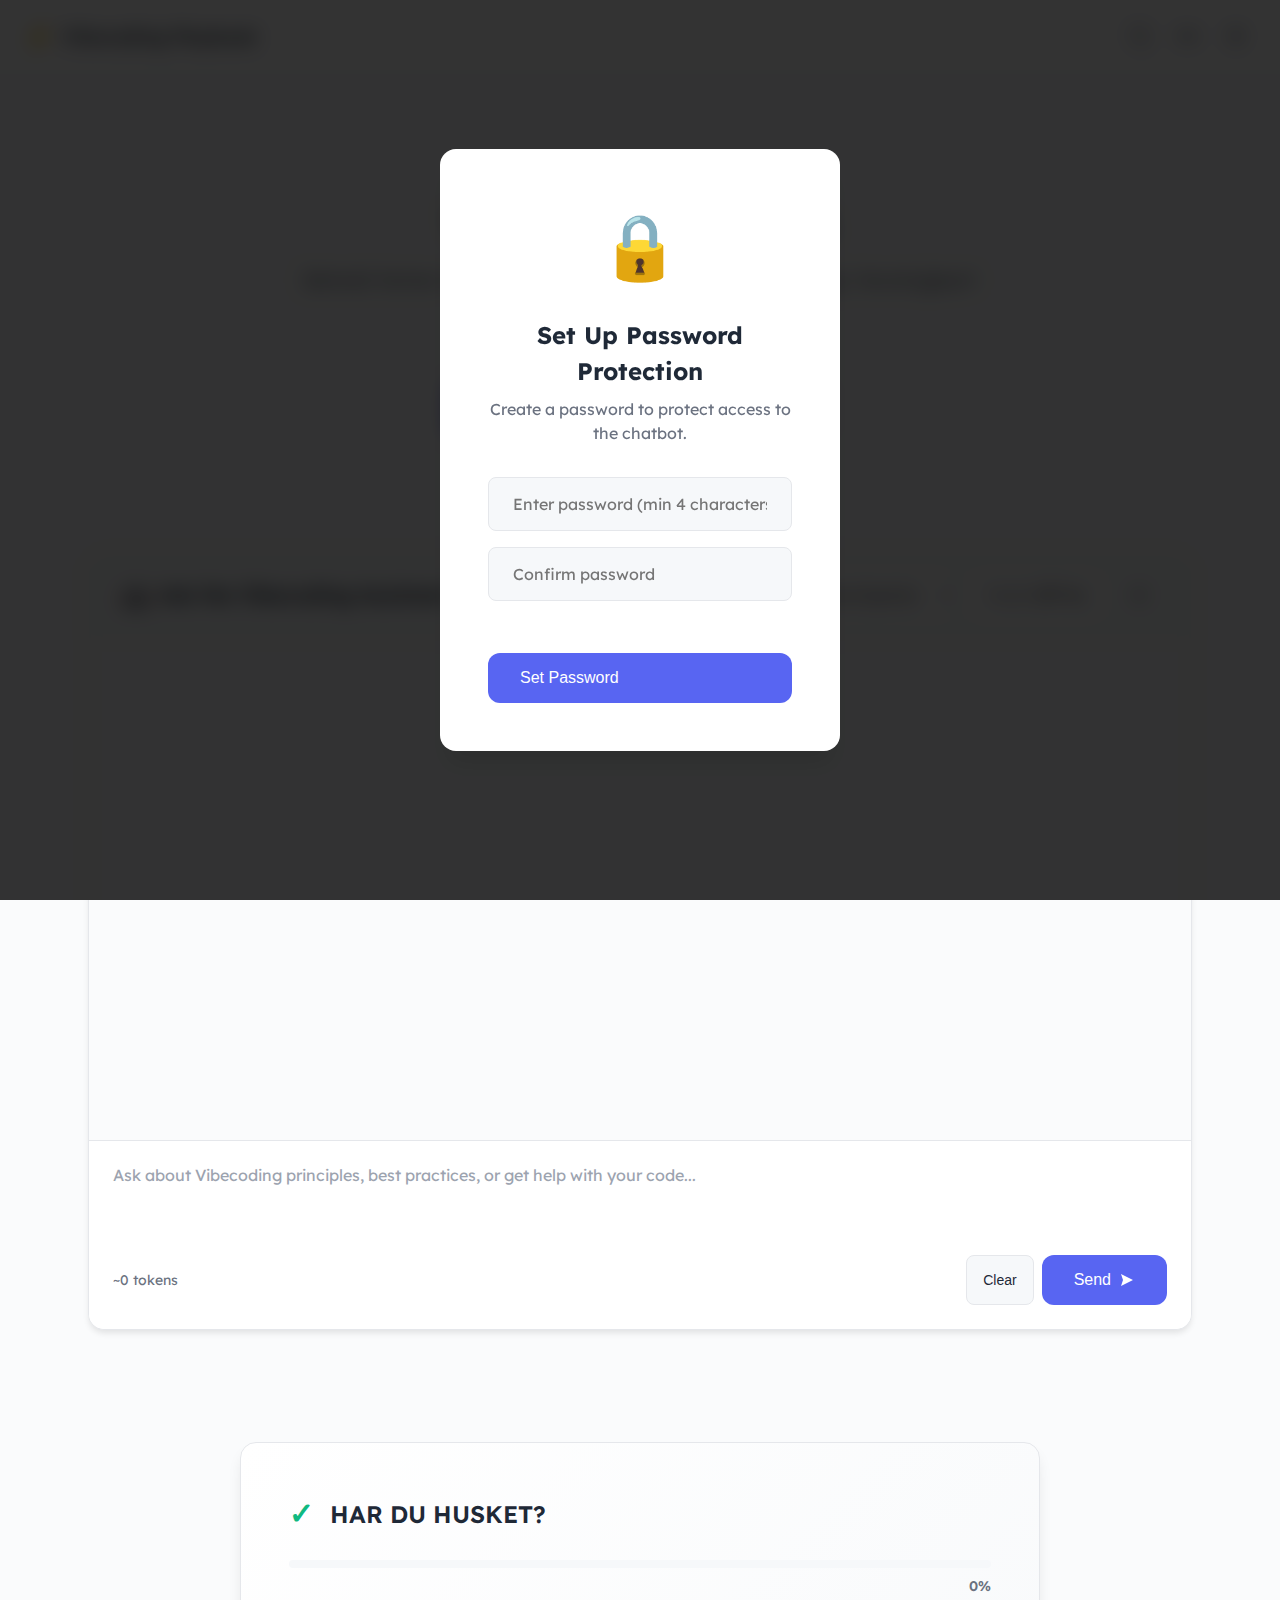
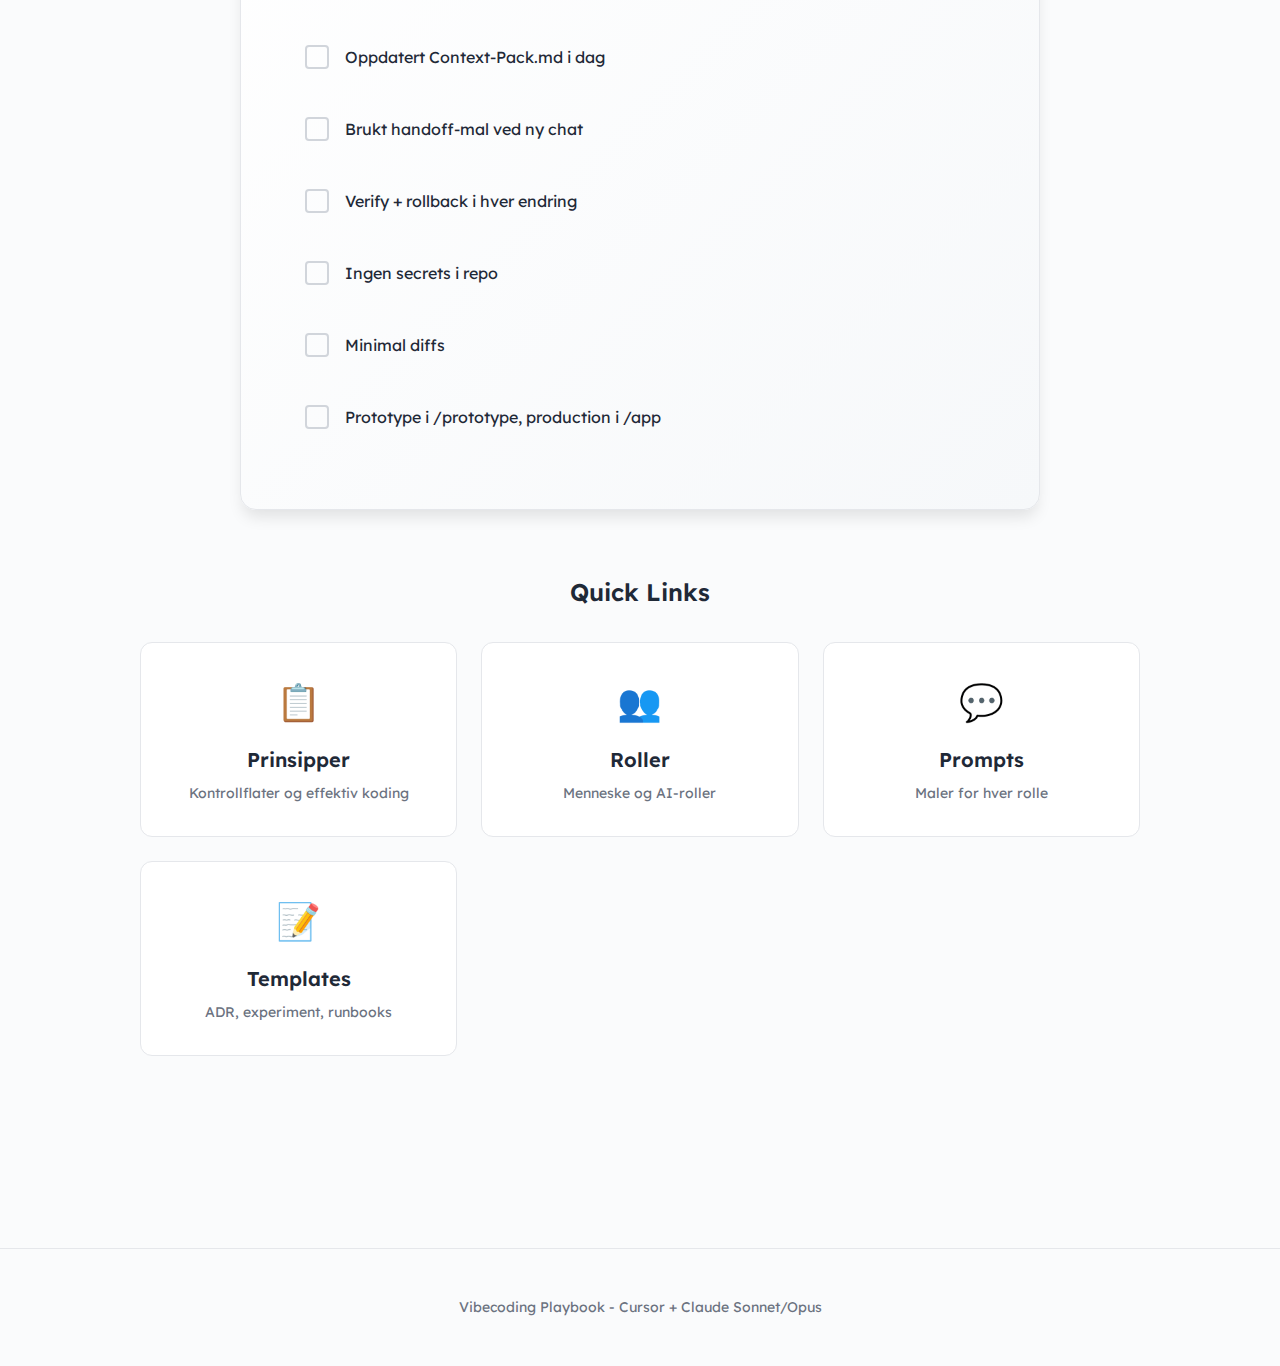
<file: index.html>
<!DOCTYPE html>
<html lang="no">
<head>
    <meta charset="UTF-8">
    <meta name="viewport" content="width=device-width, initial-scale=1.0">
    <title>Vibecoding Playbook</title>
    <link rel="stylesheet" href="css/styles.css">
    <link rel="preconnect" href="https://fonts.googleapis.com">
    <link rel="preconnect" href="https://fonts.gstatic.com" crossorigin>
    <link href="https://fonts.googleapis.com/css2?family=Lexend:wght@300;400;500;600&display=swap" rel="stylesheet">
</head>
<body>
    <header class="header">
        <div class="header-content">
            <div class="logo">
                <span class="logo-icon">⚡</span>
                <span class="logo-text">Vibecoding Playbook</span>
            </div>
            <nav class="header-nav">
                <button class="btn-icon" id="searchBtn" aria-label="Search" title="Search (Cmd/Ctrl+K)">
                    <svg width="20" height="20" viewBox="0 0 20 20" fill="none">
                        <path d="M9 17A8 8 0 1 0 9 1a8 8 0 0 0 0 16zM18 18l-4-4" stroke="currentColor" stroke-width="2" stroke-linecap="round"/>
                    </svg>
                </button>
                <button class="btn-icon" id="langToggle" aria-label="Language">
                    <span class="lang-text">EN</span>
                </button>
                <button class="btn-icon" id="themeToggle" aria-label="Toggle theme">
                    <svg class="theme-icon sun-icon" width="20" height="20" viewBox="0 0 20 20" fill="none">
                        <circle cx="10" cy="10" r="4" stroke="currentColor" stroke-width="2"/>
                        <path d="M10 2v2M10 16v2M18 10h-2M4 10H2M15.66 4.34l-1.41 1.41M5.75 14.25l-1.41 1.41M15.66 15.66l-1.41-1.41M5.75 5.75L4.34 4.34" stroke="currentColor" stroke-width="2" stroke-linecap="round"/>
                    </svg>
                    <svg class="theme-icon moon-icon" width="20" height="20" viewBox="0 0 20 20" fill="none">
                        <path d="M17 10.5A7 7 0 1 1 9.5 3a5.5 5.5 0 0 0 7.5 7.5z" stroke="currentColor" stroke-width="2" stroke-linejoin="round"/>
                    </svg>
                </button>
            </nav>
        </div>
    </header>

    <main class="landing-main">
        <section class="hero">
            <h1 class="hero-title" data-i18n="hero.title">Vibecoding Playbook</h1>
            <p class="hero-subtitle" data-i18n="hero.subtitle">
                Behold farten fra vibecoding, men gjør prosjektet trygt, forutsigbart og ship-ready.
            </p>
            <div class="hero-cta">
                <a href="playbook-full.html" class="btn btn-primary">
                    <span data-i18n="hero.fullPlaybook">Full Playbook</span>
                    <svg width="16" height="16" viewBox="0 0 16 16" fill="none">
                        <path d="M6 3l5 5-5 5" stroke="currentColor" stroke-width="2" stroke-linecap="round" stroke-linejoin="round"/>
                    </svg>
                </a>
                <a href="playbook-quickstart.html" class="btn btn-secondary">
                    <span data-i18n="hero.quickstart">Quickstart</span>
                    <svg width="16" height="16" viewBox="0 0 16 16" fill="none">
                        <path d="M6 3l5 5-5 5" stroke="currentColor" stroke-width="2" stroke-linecap="round" stroke-linejoin="round"/>
                    </svg>
                </a>
            </div>
        </section>

        <!-- AI Assistant Chat Section -->
        <section class="chat-section" id="chatContainer">
            <div class="chat-card">
                <div class="chat-header">
                    <h2 class="chat-title">
                        <span class="chat-icon">🤖</span>
                        <span>Ask the Vibecoding Assistant</span>
                    </h2>
                    <div class="chat-controls">
                        <select id="presetSelect" class="chat-select" title="Select prompt preset">
                            <option value="general">General Question</option>
                            <option value="new-feature">New Feature</option>
                            <option value="bug-fix">Bug Fix</option>
                            <option value="refactor">Refactor</option>
                            <option value="explain">Explain Code</option>
                        </select>
                        <div class="chat-model-display">
                            <span class="chat-model-label">Model:</span>
                            <span id="currentModel">GPT-4o</span>
                        </div>
                        <button class="btn-icon" id="chatSettings" title="Settings">
                            <svg width="20" height="20" viewBox="0 0 20 20" fill="none">
                                <circle cx="10" cy="10" r="3" stroke="currentColor" stroke-width="2"/>
                                <path d="M10 1v2m0 14v2M19 10h-2M3 10H1m15.66-5.66l-1.41 1.41M5.75 14.25l-1.41 1.41m11.32 0l-1.41-1.41M5.75 5.75L4.34 4.34" stroke="currentColor" stroke-width="2"/>
                            </svg>
                        </button>
                    </div>
                </div>
                
                <div class="chat-messages" id="chatMessages">
                    <!-- Messages will be rendered here -->
                </div>
                
                <div class="chat-input-wrapper">
                    <textarea 
                        id="messageInput" 
                        class="chat-input" 
                        placeholder="Ask about Vibecoding principles, best practices, or get help with your code..."
                        rows="3"
                    ></textarea>
                    <div class="chat-input-footer">
                        <div class="chat-info">
                            <span id="tokenCount">~0 tokens</span>
                            <span id="usageStats"></span>
                        </div>
                        <div class="chat-actions">
                            <button id="clearChat" class="btn btn-secondary-small" title="Clear chat history">Clear</button>
                            <button id="sendMessage" class="btn btn-primary">
                                <span>Send</span>
                                <svg width="16" height="16" viewBox="0 0 16 16" fill="none">
                                    <path d="M2 2l12 6-12 6 2-6-2-6z" fill="currentColor"/>
                                </svg>
                            </button>
                        </div>
                    </div>
                </div>
            </div>
        </section>

        <section class="remembered-section">
            <div class="remembered-card">
                <div class="remembered-header">
                    <h2 class="remembered-title">
                        <span class="remembered-icon">✓</span>
                        <span data-i18n="remembered.title">HAR DU HUSKET?</span>
                    </h2>
                    <div class="progress-bar">
                        <div class="progress-fill" id="progressFill"></div>
                    </div>
                    <p class="progress-text" id="progressText">0%</p>
                </div>
                <ul class="checklist" id="checklist">
                    <li class="checklist-item">
                        <label>
                            <input type="checkbox" data-key="context-pack">
                            <span class="checkbox-custom"></span>
                            <span class="checklist-text" data-i18n="remembered.item1">Oppdatert Context-Pack.md i dag</span>
                        </label>
                    </li>
                    <li class="checklist-item">
                        <label>
                            <input type="checkbox" data-key="handoff">
                            <span class="checkbox-custom"></span>
                            <span class="checklist-text" data-i18n="remembered.item2">Brukt handoff-mal ved ny chat</span>
                        </label>
                    </li>
                    <li class="checklist-item">
                        <label>
                            <input type="checkbox" data-key="verify-rollback">
                            <span class="checkbox-custom"></span>
                            <span class="checklist-text" data-i18n="remembered.item3">Verify + rollback i hver endring</span>
                        </label>
                    </li>
                    <li class="checklist-item">
                        <label>
                            <input type="checkbox" data-key="no-secrets">
                            <span class="checkbox-custom"></span>
                            <span class="checklist-text" data-i18n="remembered.item4">Ingen secrets i repo</span>
                        </label>
                    </li>
                    <li class="checklist-item">
                        <label>
                            <input type="checkbox" data-key="minimal-diffs">
                            <span class="checkbox-custom"></span>
                            <span class="checklist-text" data-i18n="remembered.item5">Minimal diffs</span>
                        </label>
                    </li>
                    <li class="checklist-item">
                        <label>
                            <input type="checkbox" data-key="prototype-prod">
                            <span class="checkbox-custom"></span>
                            <span class="checklist-text" data-i18n="remembered.item6">Prototype i /prototype, production i /app</span>
                        </label>
                    </li>
                </ul>
            </div>
        </section>

        <section class="quick-links">
            <h2 class="section-title" data-i18n="quickLinks.title">Quick Links</h2>
            <div class="links-grid">
                <a href="playbook-full.html#prinsipper" class="link-card">
                    <div class="link-icon">📋</div>
                    <h3 data-i18n="quickLinks.principles">Prinsipper</h3>
                    <p data-i18n="quickLinks.principlesDesc">Kontrollflater og effektiv koding</p>
                </a>
                <a href="playbook-full.html#roller-deg--ai" class="link-card">
                    <div class="link-icon">👥</div>
                    <h3 data-i18n="quickLinks.roles">Roller</h3>
                    <p data-i18n="quickLinks.rolesDesc">Menneske og AI-roller</p>
                </a>
                <a href="playbook-full.html#prompt-maler-per-rolle" class="link-card">
                    <div class="link-icon">💬</div>
                    <h3 data-i18n="quickLinks.prompts">Prompts</h3>
                    <p data-i18n="quickLinks.promptsDesc">Maler for hver rolle</p>
                </a>
                <a href="playbook-full.html#dokumentmaler-adr-experiment-runbooks" class="link-card">
                    <div class="link-icon">📝</div>
                    <h3 data-i18n="quickLinks.templates">Templates</h3>
                    <p data-i18n="quickLinks.templatesDesc">ADR, experiment, runbooks</p>
                </a>
            </div>
        </section>
    </main>

    <footer class="footer">
        <p data-i18n="footer.text">Vibecoding Playbook - Cursor + Claude Sonnet/Opus</p>
    </footer>

    <!-- Search Modal -->
    <div class="search-modal" id="searchModal">
        <div class="search-modal-content">
            <div class="search-input-wrapper">
                <svg width="20" height="20" viewBox="0 0 20 20" fill="none">
                    <path d="M9 17A8 8 0 1 0 9 1a8 8 0 0 0 0 16zM18 18l-4-4" stroke="currentColor" stroke-width="2" stroke-linecap="round"/>
                </svg>
                <input type="text" id="searchInput" placeholder="Search..." autocomplete="off">
                <button class="search-close" id="searchClose">
                    <svg width="20" height="20" viewBox="0 0 20 20" fill="none">
                        <path d="M5 5l10 10M15 5L5 15" stroke="currentColor" stroke-width="2" stroke-linecap="round"/>
                    </svg>
                </button>
            </div>
            <div class="search-results" id="searchResults"></div>
        </div>
    </div>

    <script src="js/i18n.js"></script>
    <script src="js/search.js"></script>
    <script src="js/models.js"></script>
    <script src="js/auth.js"></script>
    <script src="js/settings.js"></script>
    <script src="js/chat.js"></script>
    <script src="js/app.js"></script>
</body>
</html>
</file>
<file: css/styles.css>
/* ===========================
   CSS Custom Properties (Theme)
   =========================== */

:root {
  /* Light Mode Colors */
  --bg-primary: #fafbfc;
  --bg-secondary: #ffffff;
  --bg-tertiary: #f6f8fa;
  --bg-hover: #f3f4f6;
  --bg-code: #f6f8fa;
  --bg-accent: #eff6ff;
  
  --text-primary: #1f2937;
  --text-secondary: #6b7280;
  --text-tertiary: #9ca3af;
  --text-inverse: #ffffff;
  
  --border-primary: #e5e7eb;
  --border-secondary: #d1d5db;
  
  --accent-primary: #5865f2;
  --accent-hover: #4752c4;
  --accent-light: #eff6ff;
  
  --success: #10b981;
  --success-light: #d1fae5;
  
  --shadow-sm: 0 1px 2px 0 rgba(0, 0, 0, 0.05);
  --shadow-md: 0 4px 6px -1px rgba(0, 0, 0, 0.1);
  --shadow-lg: 0 10px 15px -3px rgba(0, 0, 0, 0.1);
  --shadow-xl: 0 20px 25px -5px rgba(0, 0, 0, 0.1);
}

[data-theme="dark"] {
  /* Dark Mode Colors */
  --bg-primary: #0d1117;
  --bg-secondary: #161b22;
  --bg-tertiary: #1c2128;
  --bg-hover: #21262d;
  --bg-code: #161b22;
  --bg-accent: #1c2d41;
  
  --text-primary: #e6edf3;
  --text-secondary: #8b949e;
  --text-tertiary: #6e7681;
  --text-inverse: #0d1117;
  
  --border-primary: #30363d;
  --border-secondary: #21262d;
  
  --accent-primary: #58a6ff;
  --accent-hover: #79c0ff;
  --accent-light: #1c2d41;
  
  --success: #7ee787;
  --success-light: #1c3d2c;
  
  --shadow-sm: 0 1px 2px 0 rgba(0, 0, 0, 0.3);
  --shadow-md: 0 4px 6px -1px rgba(0, 0, 0, 0.4);
  --shadow-lg: 0 10px 15px -3px rgba(0, 0, 0, 0.5);
  --shadow-xl: 0 20px 25px -5px rgba(0, 0, 0, 0.6);
}

/* Typography */
:root {
  --font-body: 'Lexend', -apple-system, BlinkMacSystemFont, 'Segoe UI', sans-serif;
  --font-mono: 'JetBrains Mono', 'SF Mono', Monaco, 'Cascadia Code', 'Roboto Mono', Consolas, monospace;
  
  --font-size-xs: 0.75rem;
  --font-size-sm: 0.875rem;
  --font-size-base: 1rem;
  --font-size-lg: 1.125rem;
  --font-size-xl: 1.25rem;
  --font-size-2xl: 1.5rem;
  --font-size-3xl: 1.875rem;
  --font-size-4xl: 2.25rem;
  
  --line-height-tight: 1.25;
  --line-height-normal: 1.5;
  --line-height-relaxed: 1.75;
}

/* Spacing */
:root {
  --spacing-xs: 0.25rem;
  --spacing-sm: 0.5rem;
  --spacing-md: 1rem;
  --spacing-lg: 1.5rem;
  --spacing-xl: 2rem;
  --spacing-2xl: 3rem;
  --spacing-3xl: 4rem;
}

/* Border Radius */
:root {
  --radius-sm: 0.25rem;
  --radius-md: 0.5rem;
  --radius-lg: 0.75rem;
  --radius-xl: 1rem;
}

/* Transitions */
:root {
  --transition-fast: 150ms ease;
  --transition-base: 200ms ease;
  --transition-slow: 300ms ease;
}

/* ===========================
   Base Styles
   =========================== */

* {
  margin: 0;
  padding: 0;
  box-sizing: border-box;
}

html {
  scroll-behavior: smooth;
  font-size: 16px;
}

body {
  font-family: var(--font-body);
  font-size: var(--font-size-base);
  line-height: var(--line-height-normal);
  color: var(--text-primary);
  background-color: var(--bg-primary);
  transition: background-color var(--transition-base), color var(--transition-base);
  -webkit-font-smoothing: antialiased;
  -moz-osx-font-smoothing: grayscale;
}

a {
  color: var(--accent-primary);
  text-decoration: none;
  transition: color var(--transition-fast);
}

a:hover {
  color: var(--accent-hover);
}

code, pre {
  font-family: var(--font-mono);
}

/* ===========================
   Header
   =========================== */

.header {
  position: sticky;
  top: 0;
  z-index: 100;
  background-color: var(--bg-secondary);
  border-bottom: 1px solid var(--border-primary);
  backdrop-filter: blur(10px);
  background-color: rgba(255, 255, 255, 0.8);
}

[data-theme="dark"] .header {
  background-color: rgba(22, 27, 34, 0.8);
}

.header-content {
  max-width: 1400px;
  margin: 0 auto;
  padding: var(--spacing-md) var(--spacing-lg);
  display: flex;
  justify-content: space-between;
  align-items: center;
}

.logo {
  display: flex;
  align-items: center;
  gap: var(--spacing-sm);
  font-weight: 600;
  font-size: var(--font-size-lg);
  color: var(--text-primary);
}

.logo a {
  display: flex;
  align-items: center;
  gap: var(--spacing-sm);
  color: inherit;
}

.logo-icon {
  font-size: var(--font-size-2xl);
}

.header-nav {
  display: flex;
  align-items: center;
  gap: var(--spacing-sm);
}

.btn-icon {
  display: flex;
  align-items: center;
  justify-content: center;
  width: 40px;
  height: 40px;
  border: none;
  background: transparent;
  color: var(--text-secondary);
  cursor: pointer;
  border-radius: var(--radius-md);
  transition: background-color var(--transition-fast), color var(--transition-fast);
}

.btn-icon:hover {
  background-color: var(--bg-hover);
  color: var(--text-primary);
}

.lang-text {
  font-weight: 600;
  font-size: var(--font-size-sm);
}

.theme-icon {
  display: none;
}

[data-theme="light"] .sun-icon,
[data-theme="dark"] .moon-icon {
  display: block;
}

.mobile-menu-toggle {
  display: none;
}

/* ===========================
   Landing Page
   =========================== */

.landing-main {
  max-width: 1200px;
  margin: 0 auto;
  padding: var(--spacing-3xl) var(--spacing-lg);
}

.hero {
  text-align: center;
  padding: var(--spacing-3xl) 0;
}

.hero-title {
  font-size: var(--font-size-4xl);
  font-weight: 600;
  color: var(--text-primary);
  margin-bottom: var(--spacing-md);
  line-height: var(--line-height-tight);
}

.hero-subtitle {
  font-size: var(--font-size-xl);
  color: var(--text-secondary);
  margin-bottom: var(--spacing-2xl);
  max-width: 700px;
  margin-left: auto;
  margin-right: auto;
  line-height: var(--line-height-relaxed);
}

.hero-cta {
  display: flex;
  gap: var(--spacing-md);
  justify-content: center;
  flex-wrap: wrap;
}

.btn {
  display: inline-flex;
  align-items: center;
  gap: var(--spacing-sm);
  padding: var(--spacing-md) var(--spacing-xl);
  border-radius: var(--radius-lg);
  font-weight: 500;
  font-size: var(--font-size-base);
  cursor: pointer;
  transition: all var(--transition-fast);
  border: none;
  text-decoration: none;
}

.btn-primary {
  background-color: var(--accent-primary);
  color: var(--text-inverse);
}

.btn-primary:hover {
  background-color: var(--accent-hover);
  transform: translateY(-2px);
  box-shadow: var(--shadow-lg);
}

.btn-secondary {
  background-color: var(--bg-tertiary);
  color: var(--text-primary);
  border: 1px solid var(--border-primary);
}

.btn-secondary:hover {
  background-color: var(--bg-hover);
  border-color: var(--border-secondary);
  transform: translateY(-2px);
  box-shadow: var(--shadow-md);
}

/* ===========================
   "Have You Remembered?" Section
   =========================== */

.remembered-section {
  margin: var(--spacing-3xl) 0;
}

.remembered-card {
  background: linear-gradient(135deg, var(--bg-secondary) 0%, var(--bg-tertiary) 100%);
  border: 1px solid var(--border-primary);
  border-radius: var(--radius-xl);
  padding: var(--spacing-2xl);
  box-shadow: var(--shadow-lg);
  max-width: 800px;
  margin: 0 auto;
}

.remembered-header {
  margin-bottom: var(--spacing-xl);
}

.remembered-title {
  display: flex;
  align-items: center;
  gap: var(--spacing-md);
  font-size: var(--font-size-2xl);
  font-weight: 600;
  color: var(--text-primary);
  margin-bottom: var(--spacing-lg);
}

.remembered-icon {
  font-size: var(--font-size-3xl);
  color: var(--success);
}

.progress-bar {
  height: 8px;
  background-color: var(--bg-tertiary);
  border-radius: var(--radius-lg);
  overflow: hidden;
  margin-bottom: var(--spacing-sm);
}

.progress-fill {
  height: 100%;
  background: linear-gradient(90deg, var(--accent-primary) 0%, var(--success) 100%);
  border-radius: var(--radius-lg);
  transition: width var(--transition-slow);
  width: 0%;
}

.progress-text {
  text-align: right;
  font-size: var(--font-size-sm);
  font-weight: 600;
  color: var(--text-secondary);
}

.checklist {
  list-style: none;
}

.checklist-item {
  margin-bottom: var(--spacing-md);
}

.checklist-item label {
  display: flex;
  align-items: center;
  gap: var(--spacing-md);
  cursor: pointer;
  padding: var(--spacing-md);
  border-radius: var(--radius-md);
  transition: background-color var(--transition-fast);
}

.checklist-item label:hover {
  background-color: var(--bg-hover);
}

.checklist-item input[type="checkbox"] {
  position: absolute;
  opacity: 0;
  pointer-events: none;
}

.checkbox-custom {
  width: 24px;
  height: 24px;
  border: 2px solid var(--border-secondary);
  border-radius: var(--radius-sm);
  display: flex;
  align-items: center;
  justify-content: center;
  transition: all var(--transition-fast);
  flex-shrink: 0;
}

.checklist-item input[type="checkbox"]:checked + .checkbox-custom {
  background-color: var(--success);
  border-color: var(--success);
}

.checklist-item input[type="checkbox"]:checked + .checkbox-custom::after {
  content: '✓';
  color: white;
  font-weight: bold;
  font-size: var(--font-size-sm);
}

.checklist-text {
  font-size: var(--font-size-base);
  color: var(--text-primary);
  line-height: var(--line-height-normal);
}

.checklist-item input[type="checkbox"]:checked ~ .checklist-text {
  color: var(--text-secondary);
  text-decoration: line-through;
}

/* ===========================
   Quick Links Section
   =========================== */

.quick-links {
  margin: var(--spacing-3xl) 0;
}

.section-title {
  font-size: var(--font-size-2xl);
  font-weight: 600;
  color: var(--text-primary);
  margin-bottom: var(--spacing-xl);
  text-align: center;
}

.links-grid {
  display: grid;
  grid-template-columns: repeat(auto-fit, minmax(250px, 1fr));
  gap: var(--spacing-lg);
  max-width: 1000px;
  margin: 0 auto;
}

.link-card {
  background-color: var(--bg-secondary);
  border: 1px solid var(--border-primary);
  border-radius: var(--radius-lg);
  padding: var(--spacing-xl);
  text-align: center;
  transition: all var(--transition-fast);
  text-decoration: none;
  color: inherit;
}

.link-card:hover {
  transform: translateY(-4px);
  box-shadow: var(--shadow-lg);
  border-color: var(--accent-primary);
}

.link-icon {
  font-size: var(--font-size-4xl);
  margin-bottom: var(--spacing-md);
}

.link-card h3 {
  font-size: var(--font-size-xl);
  font-weight: 600;
  color: var(--text-primary);
  margin-bottom: var(--spacing-sm);
}

.link-card p {
  font-size: var(--font-size-sm);
  color: var(--text-secondary);
  line-height: var(--line-height-normal);
}

/* ===========================
   Footer
   =========================== */

.footer {
  text-align: center;
  padding: var(--spacing-2xl) var(--spacing-lg);
  color: var(--text-secondary);
  font-size: var(--font-size-sm);
  border-top: 1px solid var(--border-primary);
  margin-top: var(--spacing-3xl);
}

/* ===========================
   Documentation Layout
   =========================== */

.docs-page {
  display: flex;
  flex-direction: column;
  min-height: 100vh;
}

.docs-layout {
  display: grid;
  grid-template-columns: 280px 1fr 240px;
  max-width: 1600px;
  margin: 0 auto;
  width: 100%;
  flex: 1;
}

.sidebar {
  position: sticky;
  top: 73px;
  height: calc(100vh - 73px);
  overflow-y: auto;
  border-right: 1px solid var(--border-primary);
  background-color: var(--bg-secondary);
  padding: var(--spacing-xl) 0;
}

.sidebar-nav {
  padding: 0 var(--spacing-lg);
}

.sidebar-nav a {
  display: block;
  padding: var(--spacing-sm) var(--spacing-md);
  color: var(--text-secondary);
  font-size: var(--font-size-sm);
  border-radius: var(--radius-md);
  transition: all var(--transition-fast);
  margin-bottom: var(--spacing-xs);
}

.sidebar-nav a:hover {
  background-color: var(--bg-hover);
  color: var(--text-primary);
}

.sidebar-nav a.active {
  background-color: var(--accent-light);
  color: var(--accent-primary);
  font-weight: 500;
}

.docs-content {
  padding: var(--spacing-2xl) var(--spacing-3xl);
  max-width: 900px;
  min-width: 0;
}

.toc {
  position: sticky;
  top: 73px;
  height: calc(100vh - 73px);
  overflow-y: auto;
  padding: var(--spacing-xl) var(--spacing-lg);
  border-left: 1px solid var(--border-primary);
}

.toc-header {
  font-size: var(--font-size-sm);
  font-weight: 600;
  color: var(--text-primary);
  margin-bottom: var(--spacing-md);
  text-transform: uppercase;
  letter-spacing: 0.05em;
}

.toc-nav a {
  display: block;
  padding: var(--spacing-xs) var(--spacing-sm);
  color: var(--text-secondary);
  font-size: var(--font-size-sm);
  border-left: 2px solid transparent;
  transition: all var(--transition-fast);
  margin-bottom: var(--spacing-xs);
}

.toc-nav a:hover {
  color: var(--text-primary);
  border-left-color: var(--border-secondary);
}

.toc-nav a.active {
  color: var(--accent-primary);
  border-left-color: var(--accent-primary);
  font-weight: 500;
}

/* ===========================
   Content Typography
   =========================== */

.docs-content h1 {
  font-size: var(--font-size-3xl);
  font-weight: 600;
  color: var(--text-primary);
  margin-bottom: var(--spacing-lg);
  line-height: var(--line-height-tight);
}

.docs-content h2 {
  font-size: var(--font-size-2xl);
  font-weight: 600;
  color: var(--text-primary);
  margin-top: var(--spacing-3xl);
  margin-bottom: var(--spacing-lg);
  padding-bottom: var(--spacing-sm);
  border-bottom: 1px solid var(--border-primary);
  line-height: var(--line-height-tight);
}

.docs-content h3 {
  font-size: var(--font-size-xl);
  font-weight: 600;
  color: var(--text-primary);
  margin-top: var(--spacing-xl);
  margin-bottom: var(--spacing-md);
  line-height: var(--line-height-tight);
}

.docs-content h4 {
  font-size: var(--font-size-lg);
  font-weight: 600;
  color: var(--text-primary);
  margin-top: var(--spacing-lg);
  margin-bottom: var(--spacing-sm);
}

.docs-content p {
  margin-bottom: var(--spacing-md);
  line-height: var(--line-height-relaxed);
  color: var(--text-primary);
}

.docs-content ul,
.docs-content ol {
  margin-bottom: var(--spacing-md);
  padding-left: var(--spacing-xl);
}

.docs-content li {
  margin-bottom: var(--spacing-sm);
  line-height: var(--line-height-relaxed);
  color: var(--text-primary);
}

.docs-content blockquote {
  border-left: 4px solid var(--accent-primary);
  padding-left: var(--spacing-lg);
  margin: var(--spacing-lg) 0;
  color: var(--text-secondary);
  font-style: italic;
}

.docs-content code {
  background-color: var(--bg-code);
  padding: 0.2em 0.4em;
  border-radius: var(--radius-sm);
  font-size: 0.9em;
  color: var(--accent-primary);
}

.docs-content pre {
  background-color: var(--bg-code);
  border: 1px solid var(--border-primary);
  border-radius: var(--radius-md);
  padding: var(--spacing-lg);
  overflow-x: auto;
  margin: var(--spacing-lg) 0;
  position: relative;
}

.docs-content pre code {
  background: none;
  padding: 0;
  color: inherit;
  font-size: var(--font-size-sm);
  line-height: var(--line-height-relaxed);
}

/* ===========================
   Code Block with Copy Button
   =========================== */

.code-block {
  position: relative;
  margin: var(--spacing-lg) 0;
}

.code-header {
  display: flex;
  justify-content: space-between;
  align-items: center;
  background-color: var(--bg-tertiary);
  border: 1px solid var(--border-primary);
  border-bottom: none;
  border-radius: var(--radius-md) var(--radius-md) 0 0;
  padding: var(--spacing-sm) var(--spacing-md);
}

.code-language {
  font-size: var(--font-size-xs);
  color: var(--text-secondary);
  font-family: var(--font-mono);
  text-transform: uppercase;
  letter-spacing: 0.05em;
}

.copy-btn {
  display: flex;
  align-items: center;
  gap: var(--spacing-xs);
  padding: var(--spacing-xs) var(--spacing-sm);
  background-color: var(--bg-secondary);
  border: 1px solid var(--border-primary);
  border-radius: var(--radius-sm);
  color: var(--text-secondary);
  font-size: var(--font-size-xs);
  cursor: pointer;
  transition: all var(--transition-fast);
  font-family: var(--font-body);
}

.copy-btn:hover {
  background-color: var(--bg-hover);
  color: var(--text-primary);
  border-color: var(--border-secondary);
}

.copy-btn.copied {
  background-color: var(--success-light);
  color: var(--success);
  border-color: var(--success);
}

.code-block pre {
  margin: 0;
  border-radius: 0 0 var(--radius-md) var(--radius-md);
  border-top: none;
}

/* ===========================
   Search Modal
   =========================== */

.search-modal {
  display: none;
  position: fixed;
  top: 0;
  left: 0;
  right: 0;
  bottom: 0;
  background-color: rgba(0, 0, 0, 0.5);
  z-index: 1000;
  align-items: flex-start;
  justify-content: center;
  padding-top: 10vh;
  backdrop-filter: blur(4px);
}

.search-modal.active {
  display: flex;
}

.search-modal-content {
  background-color: var(--bg-secondary);
  border: 1px solid var(--border-primary);
  border-radius: var(--radius-xl);
  box-shadow: var(--shadow-xl);
  width: 90%;
  max-width: 600px;
  max-height: 70vh;
  display: flex;
  flex-direction: column;
  overflow: hidden;
}

.search-input-wrapper {
  display: flex;
  align-items: center;
  gap: var(--spacing-md);
  padding: var(--spacing-lg);
  border-bottom: 1px solid var(--border-primary);
}

.search-input-wrapper svg {
  color: var(--text-secondary);
  flex-shrink: 0;
}

#searchInput {
  flex: 1;
  border: none;
  background: transparent;
  font-size: var(--font-size-lg);
  color: var(--text-primary);
  outline: none;
  font-family: var(--font-body);
}

#searchInput::placeholder {
  color: var(--text-tertiary);
}

.search-close {
  background: transparent;
  border: none;
  color: var(--text-secondary);
  cursor: pointer;
  padding: var(--spacing-xs);
  display: flex;
  align-items: center;
  justify-content: center;
  border-radius: var(--radius-sm);
  transition: all var(--transition-fast);
}

.search-close:hover {
  background-color: var(--bg-hover);
  color: var(--text-primary);
}

.search-results {
  overflow-y: auto;
  max-height: 50vh;
}

.search-result-item {
  padding: var(--spacing-md) var(--spacing-lg);
  border-bottom: 1px solid var(--border-primary);
  cursor: pointer;
  transition: background-color var(--transition-fast);
}

.search-result-item:hover {
  background-color: var(--bg-hover);
}

.search-result-item:last-child {
  border-bottom: none;
}

.search-result-title {
  font-weight: 500;
  color: var(--text-primary);
  margin-bottom: var(--spacing-xs);
}

.search-result-excerpt {
  font-size: var(--font-size-sm);
  color: var(--text-secondary);
  line-height: var(--line-height-normal);
}

.search-result-excerpt mark {
  background-color: var(--accent-light);
  color: var(--accent-primary);
  padding: 0.1em 0.2em;
  border-radius: var(--radius-sm);
}

.search-no-results {
  padding: var(--spacing-2xl);
  text-align: center;
  color: var(--text-secondary);
}

/* ===========================
   Responsive Design
   =========================== */

@media (max-width: 1200px) {
  .docs-layout {
    grid-template-columns: 280px 1fr;
  }
  
  .toc {
    display: none;
  }
}

@media (max-width: 768px) {
  .mobile-menu-toggle {
    display: flex;
  }
  
  .docs-layout {
    grid-template-columns: 1fr;
  }
  
  .sidebar {
    position: fixed;
    top: 0;
    left: -100%;
    width: 280px;
    height: 100vh;
    z-index: 200;
    transition: left var(--transition-base);
    border-right: 1px solid var(--border-primary);
    box-shadow: var(--shadow-xl);
  }
  
  .sidebar.active {
    left: 0;
  }
  
  .docs-content {
    padding: var(--spacing-xl) var(--spacing-lg);
  }
  
  .hero-title {
    font-size: var(--font-size-3xl);
  }
  
  .hero-subtitle {
    font-size: var(--font-size-lg);
  }
  
  .remembered-card {
    padding: var(--spacing-lg);
  }
  
  .links-grid {
    grid-template-columns: 1fr;
  }
}

@media (max-width: 480px) {
  .header-content {
    padding: var(--spacing-sm) var(--spacing-md);
  }
  
  .logo-text {
    display: none;
  }
  
  .hero-title {
    font-size: var(--font-size-2xl);
  }
  
  .hero-subtitle {
    font-size: var(--font-size-base);
  }
  
  .hero-cta {
    flex-direction: column;
  }
  
  .btn {
    width: 100%;
    justify-content: center;
  }
  
  .remembered-title {
    font-size: var(--font-size-xl);
    flex-direction: column;
    align-items: flex-start;
    gap: var(--spacing-sm);
  }
  
  .checklist-text {
    font-size: var(--font-size-sm);
  }
  
  .docs-content h1 {
    font-size: var(--font-size-2xl);
  }
  
  .docs-content h2 {
    font-size: var(--font-size-xl);
  }
  
  .docs-content h3 {
    font-size: var(--font-size-lg);
  }
  
  .code-block {
    margin-left: calc(var(--spacing-md) * -1);
    margin-right: calc(var(--spacing-md) * -1);
  }
  
  .code-block pre {
    border-radius: 0;
  }
  
  .search-modal-content {
    width: 95%;
    max-height: 80vh;
  }
}

/* ===========================
   Scrollbar Styling
   =========================== */

::-webkit-scrollbar {
  width: 8px;
  height: 8px;
}

::-webkit-scrollbar-track {
  background: var(--bg-primary);
}

::-webkit-scrollbar-thumb {
  background: var(--border-secondary);
  border-radius: var(--radius-lg);
}

::-webkit-scrollbar-thumb:hover {
  background: var(--text-tertiary);
}

/* ===========================
   Touch Improvements
   =========================== */

@media (hover: none) and (pointer: coarse) {
  /* Increase touch targets on mobile */
  .btn-icon {
    width: 44px;
    height: 44px;
  }
  
  .checklist-item label {
    padding: var(--spacing-md) var(--spacing-sm);
  }
  
  .checkbox-custom {
    width: 28px;
    height: 28px;
  }
  
  .link-card {
    padding: var(--spacing-xl) var(--spacing-lg);
  }
  
  /* Disable hover effects on touch devices */
  .btn-primary:hover,
  .btn-secondary:hover,
  .link-card:hover {
    transform: none;
  }
  
  /* Add active states for touch feedback */
  .btn-primary:active {
    transform: scale(0.98);
  }
  
  .btn-secondary:active {
    transform: scale(0.98);
  }
  
  .link-card:active {
    transform: scale(0.98);
  }
}

/* ===========================
   Utility Classes
   =========================== */

.sr-only {
  position: absolute;
  width: 1px;
  height: 1px;
  padding: 0;
  margin: -1px;
  overflow: hidden;
  clip: rect(0, 0, 0, 0);
  white-space: nowrap;
  border-width: 0;
}

/* ===========================
   Chat Section
   =========================== */

.chat-section {
  max-width: 1200px;
  margin: 0 auto;
  padding: var(--spacing-2xl) var(--spacing-lg);
}

.chat-card {
  background: var(--bg-secondary);
  border: 1px solid var(--border-primary);
  border-radius: var(--radius-xl);
  box-shadow: var(--shadow-md);
  overflow: hidden;
}

.chat-header {
  display: flex;
  align-items: center;
  justify-content: space-between;
  padding: var(--spacing-lg) var(--spacing-xl);
  border-bottom: 1px solid var(--border-primary);
  background: var(--bg-tertiary);
}

.chat-title {
  display: flex;
  align-items: center;
  gap: var(--spacing-sm);
  font-size: var(--font-size-xl);
  font-weight: 600;
  color: var(--text-primary);
  margin: 0;
}

.chat-icon {
  font-size: var(--font-size-2xl);
}

.chat-controls {
  display: flex;
  align-items: center;
  gap: var(--spacing-md);
}

.chat-select {
  padding: var(--spacing-sm) var(--spacing-md);
  background: var(--bg-secondary);
  border: 1px solid var(--border-primary);
  border-radius: var(--radius-md);
  color: var(--text-primary);
  font-size: var(--font-size-sm);
  font-family: var(--font-body);
  cursor: pointer;
  transition: all 0.2s ease;
}

.chat-select:hover {
  border-color: var(--accent-primary);
}

.chat-select:focus {
  outline: none;
  border-color: var(--accent-primary);
  box-shadow: 0 0 0 3px var(--accent-light);
}

.chat-model-display {
  display: flex;
  align-items: center;
  gap: var(--spacing-xs);
  padding: var(--spacing-sm) var(--spacing-md);
  background: var(--bg-secondary);
  border: 1px solid var(--border-primary);
  border-radius: var(--radius-md);
  font-size: var(--font-size-sm);
}

.chat-model-label {
  color: var(--text-secondary);
}

#currentModel {
  color: var(--text-primary);
  font-weight: 500;
}

.chat-messages {
  height: 500px;
  overflow-y: auto;
  padding: var(--spacing-xl);
  background: var(--bg-primary);
}

.chat-messages::-webkit-scrollbar {
  width: 8px;
}

.chat-messages::-webkit-scrollbar-track {
  background: var(--bg-tertiary);
}

.chat-messages::-webkit-scrollbar-thumb {
  background: var(--border-secondary);
  border-radius: var(--radius-sm);
}

.chat-messages::-webkit-scrollbar-thumb:hover {
  background: var(--text-tertiary);
}

.chat-empty {
  display: flex;
  flex-direction: column;
  align-items: center;
  justify-content: center;
  height: 100%;
  text-align: center;
  color: var(--text-secondary);
}

.chat-empty-icon {
  font-size: 4rem;
  margin-bottom: var(--spacing-md);
  opacity: 0.5;
}

.chat-empty p {
  margin: var(--spacing-sm) 0;
}

.chat-empty-hint {
  font-size: var(--font-size-sm);
  color: var(--text-tertiary);
}

.chat-message {
  display: flex;
  gap: var(--spacing-md);
  margin-bottom: var(--spacing-lg);
  animation: fadeIn 0.3s ease;
}

@keyframes fadeIn {
  from {
    opacity: 0;
    transform: translateY(10px);
  }
  to {
    opacity: 1;
    transform: translateY(0);
  }
}

.chat-message-avatar {
  flex-shrink: 0;
  width: 36px;
  height: 36px;
  display: flex;
  align-items: center;
  justify-content: center;
  background: var(--bg-tertiary);
  border-radius: var(--radius-lg);
  font-size: var(--font-size-lg);
}

.chat-message-user .chat-message-avatar {
  background: var(--accent-light);
}

.chat-message-assistant .chat-message-avatar {
  background: var(--success-light);
}

.chat-message-error .chat-message-avatar {
  background: #fee;
}

.chat-message-content {
  flex: 1;
  padding: var(--spacing-md) var(--spacing-lg);
  background: var(--bg-secondary);
  border: 1px solid var(--border-primary);
  border-radius: var(--radius-lg);
  color: var(--text-primary);
  line-height: var(--line-height-relaxed);
}

.chat-message-user .chat-message-content {
  background: var(--accent-light);
  border-color: var(--accent-primary);
}

.chat-message-error .chat-message-content {
  background: #fee;
  border-color: #fcc;
  color: #c00;
}

.chat-message-content p {
  margin: 0 0 var(--spacing-sm) 0;
}

.chat-message-content p:last-child {
  margin-bottom: 0;
}

.chat-message-content code {
  padding: 2px 6px;
  background: var(--bg-code);
  border-radius: var(--radius-sm);
  font-family: var(--font-mono);
  font-size: 0.9em;
}

.chat-message-content strong {
  font-weight: 600;
  color: var(--text-primary);
}

.chat-message-content ul {
  margin: var(--spacing-sm) 0;
  padding-left: var(--spacing-xl);
}

.chat-message-content li {
  margin: var(--spacing-xs) 0;
}

.typing-indicator {
  display: flex;
  gap: 4px;
  padding: var(--spacing-sm) 0;
}

.typing-indicator span {
  width: 8px;
  height: 8px;
  background: var(--text-tertiary);
  border-radius: 50%;
  animation: typing 1.4s infinite;
}

.typing-indicator span:nth-child(2) {
  animation-delay: 0.2s;
}

.typing-indicator span:nth-child(3) {
  animation-delay: 0.4s;
}

@keyframes typing {
  0%, 60%, 100% {
    transform: translateY(0);
    opacity: 0.5;
  }
  30% {
    transform: translateY(-10px);
    opacity: 1;
  }
}

.chat-input-wrapper {
  border-top: 1px solid var(--border-primary);
  background: var(--bg-secondary);
}

.chat-input {
  width: 100%;
  padding: var(--spacing-lg);
  border: none;
  background: transparent;
  color: var(--text-primary);
  font-family: var(--font-body);
  font-size: var(--font-size-base);
  resize: none;
  outline: none;
}

.chat-input::placeholder {
  color: var(--text-tertiary);
}

.chat-input-footer {
  display: flex;
  align-items: center;
  justify-content: space-between;
  padding: 0 var(--spacing-lg) var(--spacing-lg);
}

.chat-info {
  display: flex;
  gap: var(--spacing-lg);
  font-size: var(--font-size-sm);
  color: var(--text-secondary);
}

.chat-actions {
  display: flex;
  gap: var(--spacing-sm);
}

.btn-secondary-small {
  padding: var(--spacing-sm) var(--spacing-md);
  font-size: var(--font-size-sm);
  background: var(--bg-tertiary);
  border: 1px solid var(--border-primary);
  border-radius: var(--radius-md);
  color: var(--text-primary);
  cursor: pointer;
  transition: all 0.2s ease;
}

.btn-secondary-small:hover {
  background: var(--bg-hover);
}

/* ===========================
   Password Overlay
   =========================== */

.password-overlay {
  position: fixed;
  top: 0;
  left: 0;
  right: 0;
  bottom: 0;
  background: rgba(0, 0, 0, 0.8);
  backdrop-filter: blur(10px);
  display: flex;
  align-items: center;
  justify-content: center;
  z-index: 10000;
  animation: fadeIn 0.3s ease;
}

.password-content {
  background: var(--bg-secondary);
  border-radius: var(--radius-xl);
  box-shadow: var(--shadow-xl);
  max-width: 400px;
  width: 90%;
  animation: slideUp 0.3s ease;
}

@keyframes slideUp {
  from {
    opacity: 0;
    transform: translateY(20px);
  }
  to {
    opacity: 1;
    transform: translateY(0);
  }
}

.password-setup,
.password-prompt {
  padding: var(--spacing-2xl);
  text-align: center;
}

.password-icon {
  font-size: 4rem;
  margin-bottom: var(--spacing-lg);
}

.password-setup h2,
.password-prompt h2 {
  margin: 0 0 var(--spacing-sm) 0;
  color: var(--text-primary);
  font-size: var(--font-size-2xl);
}

.password-setup p,
.password-prompt p {
  margin: 0 0 var(--spacing-xl) 0;
  color: var(--text-secondary);
}

.password-setup form,
.password-prompt form {
  display: flex;
  flex-direction: column;
  gap: var(--spacing-md);
}

.password-setup input,
.password-prompt input {
  padding: var(--spacing-md) var(--spacing-lg);
  background: var(--bg-tertiary);
  border: 1px solid var(--border-primary);
  border-radius: var(--radius-md);
  color: var(--text-primary);
  font-family: var(--font-body);
  font-size: var(--font-size-base);
  outline: none;
  transition: all 0.2s ease;
}

.password-setup input:focus,
.password-prompt input:focus {
  border-color: var(--accent-primary);
  box-shadow: 0 0 0 3px var(--accent-light);
}

.password-error {
  color: #ef4444;
  font-size: var(--font-size-sm);
  min-height: 20px;
}

/* ===========================
   Settings Modal
   =========================== */

.settings-modal {
  position: fixed;
  top: 0;
  left: 0;
  right: 0;
  bottom: 0;
  background: rgba(0, 0, 0, 0.5);
  backdrop-filter: blur(4px);
  display: none;
  align-items: center;
  justify-content: center;
  z-index: 9999;
  padding: var(--spacing-lg);
}

.settings-modal-content {
  background: var(--bg-secondary);
  border-radius: var(--radius-xl);
  box-shadow: var(--shadow-xl);
  max-width: 700px;
  width: 100%;
  max-height: 90vh;
  display: flex;
  flex-direction: column;
  animation: slideUp 0.3s ease;
}

.settings-header {
  display: flex;
  align-items: center;
  justify-content: space-between;
  padding: var(--spacing-xl);
  border-bottom: 1px solid var(--border-primary);
}

.settings-header h2 {
  margin: 0;
  color: var(--text-primary);
  font-size: var(--font-size-2xl);
}

.settings-close {
  background: none;
  border: none;
  color: var(--text-secondary);
  cursor: pointer;
  padding: var(--spacing-sm);
  border-radius: var(--radius-md);
  transition: all 0.2s ease;
}

.settings-close:hover {
  background: var(--bg-hover);
  color: var(--text-primary);
}

.settings-body {
  overflow-y: auto;
  padding: var(--spacing-xl);
}

.settings-section {
  margin-bottom: var(--spacing-2xl);
}

.settings-section:last-child {
  margin-bottom: 0;
}

.settings-section h3 {
  margin: 0 0 var(--spacing-md) 0;
  color: var(--text-primary);
  font-size: var(--font-size-lg);
}

.settings-description {
  color: var(--text-secondary);
  font-size: var(--font-size-sm);
  margin: 0 0 var(--spacing-md) 0;
}

.settings-row {
  display: flex;
  align-items: center;
  gap: var(--spacing-md);
  margin-bottom: var(--spacing-md);
}

.settings-row label {
  color: var(--text-primary);
  font-size: var(--font-size-sm);
  white-space: nowrap;
}

.settings-input,
.settings-select {
  flex: 1;
  padding: var(--spacing-sm) var(--spacing-md);
  background: var(--bg-tertiary);
  border: 1px solid var(--border-primary);
  border-radius: var(--radius-md);
  color: var(--text-primary);
  font-family: var(--font-body);
  font-size: var(--font-size-sm);
  outline: none;
  transition: all 0.2s ease;
}

.settings-input:focus,
.settings-select:focus {
  border-color: var(--accent-primary);
  box-shadow: 0 0 0 3px var(--accent-light);
}

.settings-info {
  font-size: var(--font-size-sm);
  color: var(--text-secondary);
  margin: var(--spacing-sm) 0;
}

.settings-error {
  font-size: var(--font-size-sm);
  margin-top: var(--spacing-sm);
}

.mcp-servers-list {
  margin: var(--spacing-md) 0;
}

.mcp-server-item {
  display: flex;
  align-items: center;
  gap: var(--spacing-md);
  padding: var(--spacing-md);
  background: var(--bg-tertiary);
  border: 1px solid var(--border-primary);
  border-radius: var(--radius-md);
  margin-bottom: var(--spacing-sm);
}

.mcp-server-item label {
  flex: 1;
  display: flex;
  align-items: center;
  gap: var(--spacing-sm);
  cursor: pointer;
}

.mcp-server-url {
  font-size: var(--font-size-xs);
  color: var(--text-tertiary);
  font-family: var(--font-mono);
}

.mcp-server-remove {
  background: none;
  border: none;
  color: var(--text-secondary);
  cursor: pointer;
  padding: var(--spacing-xs);
  border-radius: var(--radius-sm);
  transition: all 0.2s ease;
}

.mcp-server-remove:hover {
  background: #fee;
  color: #c00;
}

/* ===========================
   Responsive Chat Styles
   =========================== */

@media (max-width: 768px) {
  .chat-section {
    padding: var(--spacing-lg) var(--spacing-sm);
  }

  .chat-header {
    flex-direction: column;
    align-items: flex-start;
    gap: var(--spacing-md);
  }

  .chat-controls {
    width: 100%;
    flex-wrap: wrap;
  }

  .chat-select,
  .chat-model-display {
    flex: 1;
    min-width: 120px;
  }

  .chat-messages {
    height: 400px;
  }

  .chat-input-footer {
    flex-direction: column;
    align-items: stretch;
    gap: var(--spacing-md);
  }

  .chat-info {
    justify-content: space-between;
  }

  .chat-actions {
    justify-content: flex-end;
  }

  .settings-modal-content {
    max-height: 95vh;
  }

  .settings-row {
    flex-direction: column;
    align-items: stretch;
  }

  .settings-row label {
    white-space: normal;
  }
}
</file>
